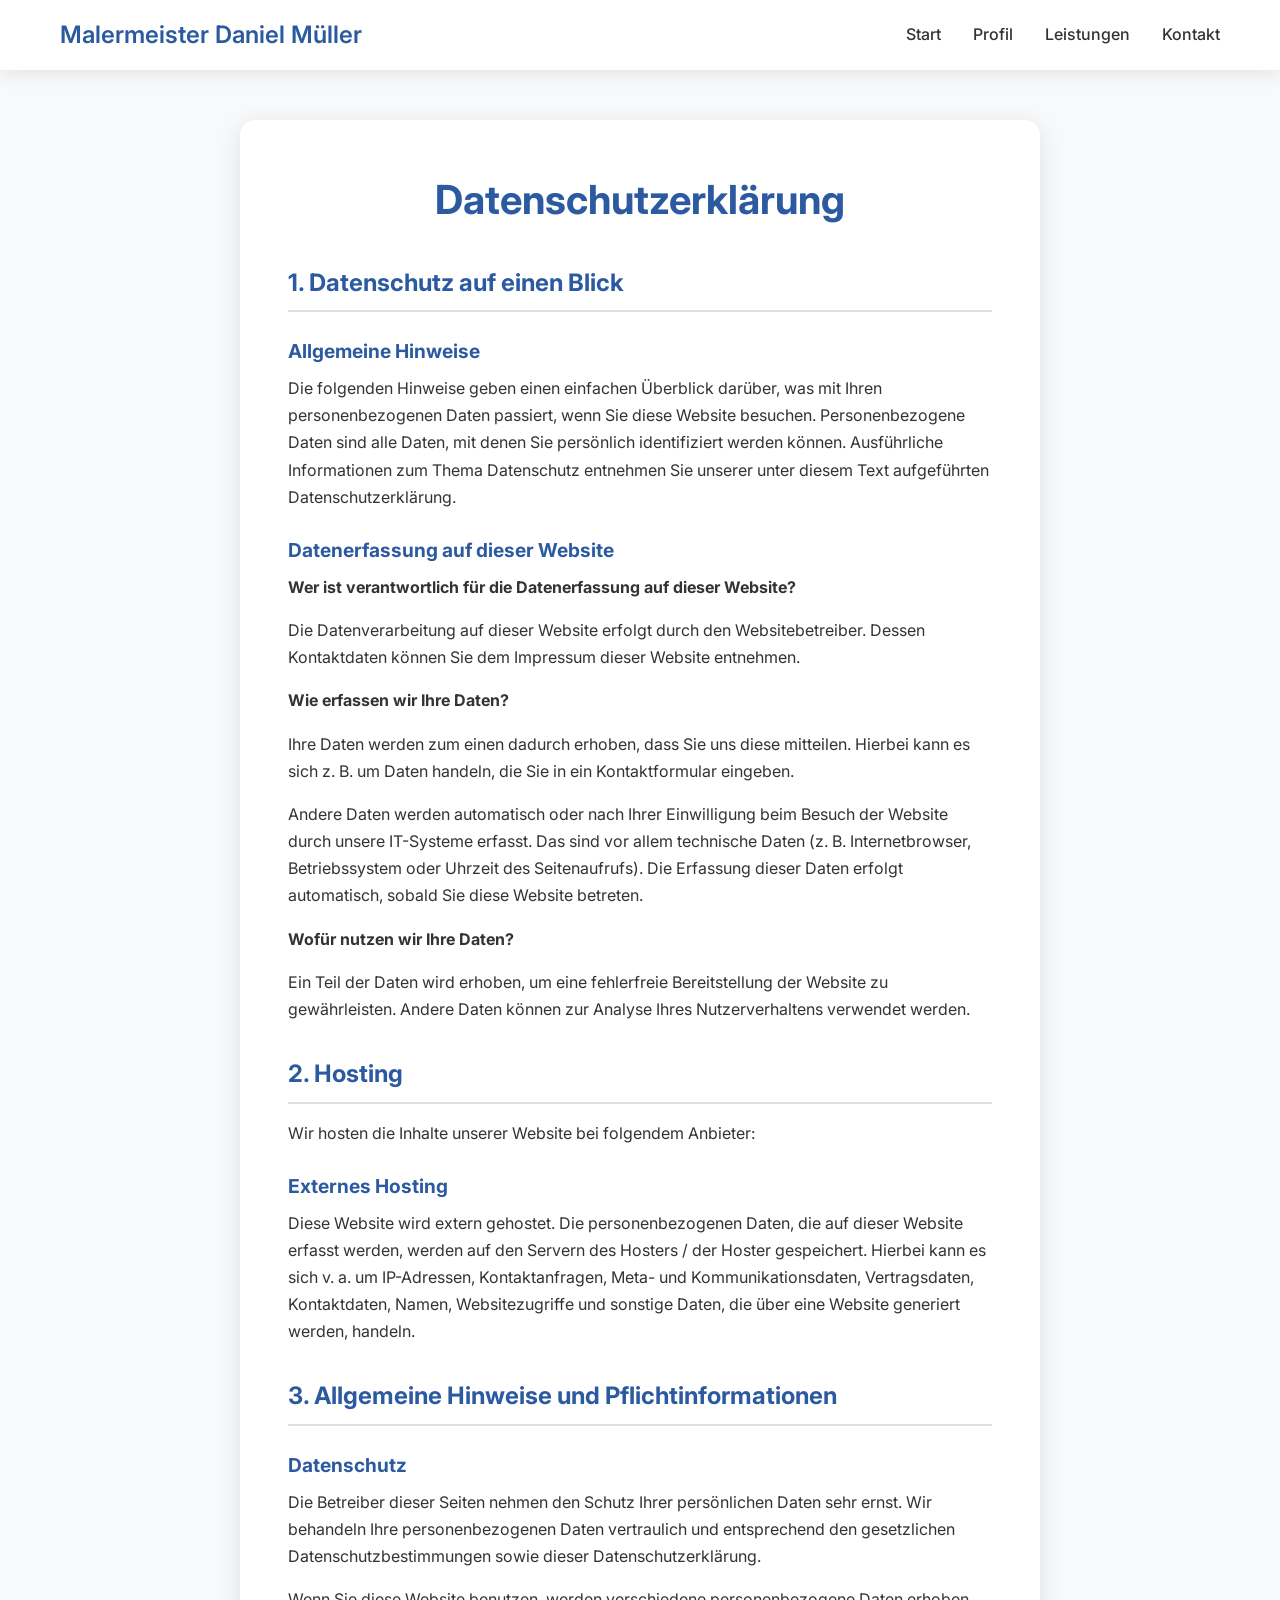
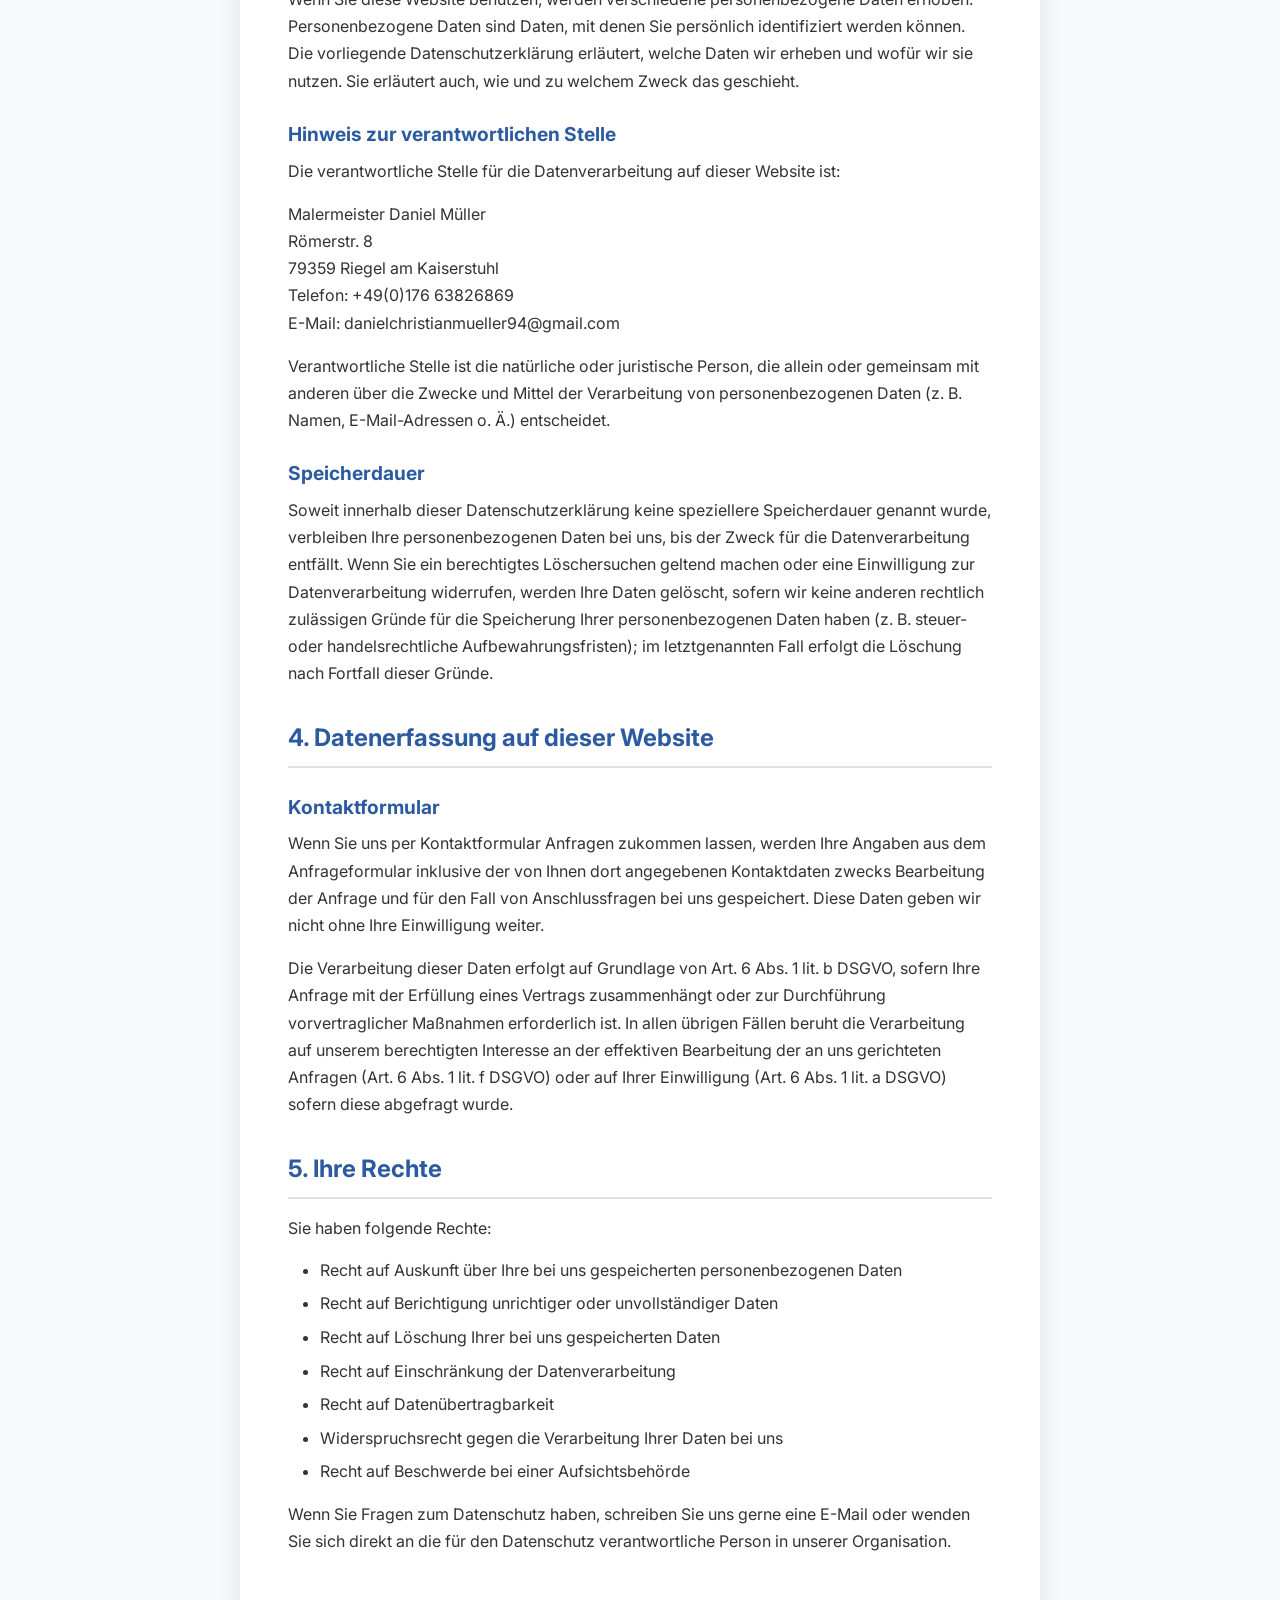
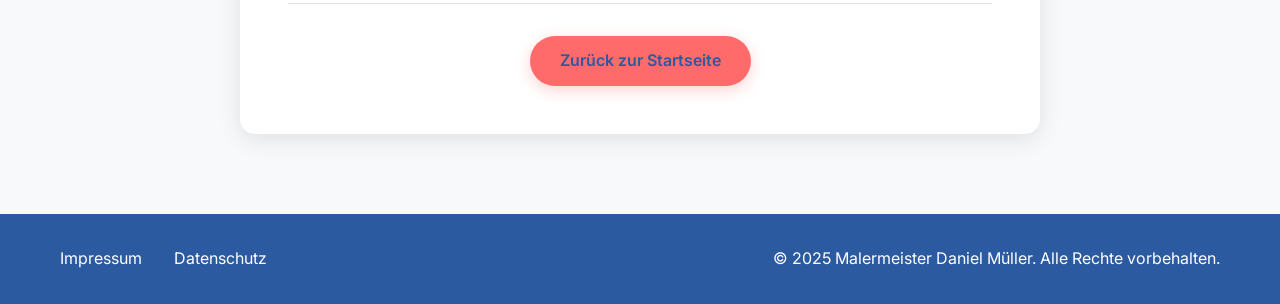
<file: datenschutz.html>
<!DOCTYPE html>
<html lang="de">
<head>
    <meta charset="UTF-8">
    <meta name="viewport" content="width=device-width, initial-scale=1.0">
    <title>Datenschutz - Malermeister Daniel Müller</title>
    <link rel="stylesheet" href="styles.css">
    <link href="https://fonts.googleapis.com/css2?family=Inter:wght@300;400;500;600;700&display=swap" rel="stylesheet">
</head>
<body>
    <!-- Navigation -->
    <nav class="navbar">
        <div class="nav-container">
            <div class="nav-logo">
                <h2><a href="index.html" style="text-decoration: none; color: inherit;">Malermeister Daniel Müller</a></h2>
            </div>
            <ul class="nav-menu">
                <li class="nav-item">
                    <a href="index.html#start" class="nav-link">Start</a>
                </li>
                <li class="nav-item">
                    <a href="index.html#profil" class="nav-link">Profil</a>
                </li>
                <li class="nav-item">
                    <a href="index.html#leistungen" class="nav-link">Leistungen</a>
                </li>
                <li class="nav-item">
                    <a href="index.html#kontakt" class="nav-link">Kontakt</a>
                </li>
            </ul>
        </div>
    </nav>

    <!-- Datenschutz Content -->
    <section class="legal-page">
        <div class="container">
            <div class="legal-content">
                <h1>Datenschutzerklärung</h1>
                
                <h2>1. Datenschutz auf einen Blick</h2>
                
                <h3>Allgemeine Hinweise</h3>
                <p>Die folgenden Hinweise geben einen einfachen Überblick darüber, was mit Ihren personenbezogenen Daten passiert, wenn Sie diese Website besuchen. Personenbezogene Daten sind alle Daten, mit denen Sie persönlich identifiziert werden können. Ausführliche Informationen zum Thema Datenschutz entnehmen Sie unserer unter diesem Text aufgeführten Datenschutzerklärung.</p>
                
                <h3>Datenerfassung auf dieser Website</h3>
                <p><strong>Wer ist verantwortlich für die Datenerfassung auf dieser Website?</strong></p>
                <p>Die Datenverarbeitung auf dieser Website erfolgt durch den Websitebetreiber. Dessen Kontaktdaten können Sie dem Impressum dieser Website entnehmen.</p>
                
                <p><strong>Wie erfassen wir Ihre Daten?</strong></p>
                <p>Ihre Daten werden zum einen dadurch erhoben, dass Sie uns diese mitteilen. Hierbei kann es sich z. B. um Daten handeln, die Sie in ein Kontaktformular eingeben.</p>
                <p>Andere Daten werden automatisch oder nach Ihrer Einwilligung beim Besuch der Website durch unsere IT-Systeme erfasst. Das sind vor allem technische Daten (z. B. Internetbrowser, Betriebssystem oder Uhrzeit des Seitenaufrufs). Die Erfassung dieser Daten erfolgt automatisch, sobald Sie diese Website betreten.</p>
                
                <p><strong>Wofür nutzen wir Ihre Daten?</strong></p>
                <p>Ein Teil der Daten wird erhoben, um eine fehlerfreie Bereitstellung der Website zu gewährleisten. Andere Daten können zur Analyse Ihres Nutzerverhaltens verwendet werden.</p>
                
                <h2>2. Hosting</h2>
                <p>Wir hosten die Inhalte unserer Website bei folgendem Anbieter:</p>
                
                <h3>Externes Hosting</h3>
                <p>Diese Website wird extern gehostet. Die personenbezogenen Daten, die auf dieser Website erfasst werden, werden auf den Servern des Hosters / der Hoster gespeichert. Hierbei kann es sich v. a. um IP-Adressen, Kontaktanfragen, Meta- und Kommunikationsdaten, Vertragsdaten, Kontaktdaten, Namen, Websitezugriffe und sonstige Daten, die über eine Website generiert werden, handeln.</p>
                
                <h2>3. Allgemeine Hinweise und Pflichtinformationen</h2>
                
                <h3>Datenschutz</h3>
                <p>Die Betreiber dieser Seiten nehmen den Schutz Ihrer persönlichen Daten sehr ernst. Wir behandeln Ihre personenbezogenen Daten vertraulich und entsprechend den gesetzlichen Datenschutzbestimmungen sowie dieser Datenschutzerklärung.</p>
                <p>Wenn Sie diese Website benutzen, werden verschiedene personenbezogene Daten erhoben. Personenbezogene Daten sind Daten, mit denen Sie persönlich identifiziert werden können. Die vorliegende Datenschutzerklärung erläutert, welche Daten wir erheben und wofür wir sie nutzen. Sie erläutert auch, wie und zu welchem Zweck das geschieht.</p>
                
                <h3>Hinweis zur verantwortlichen Stelle</h3>
                <p>Die verantwortliche Stelle für die Datenverarbeitung auf dieser Website ist:</p>
                <p>
                    Malermeister Daniel Müller<br>
                    Römerstr. 8<br>
                    79359 Riegel am Kaiserstuhl<br>
                    Telefon: +49(0)176 63826869<br>
                    E-Mail: danielchristianmueller94@gmail.com
                </p>
                <p>Verantwortliche Stelle ist die natürliche oder juristische Person, die allein oder gemeinsam mit anderen über die Zwecke und Mittel der Verarbeitung von personenbezogenen Daten (z. B. Namen, E-Mail-Adressen o. Ä.) entscheidet.</p>
                
                <h3>Speicherdauer</h3>
                <p>Soweit innerhalb dieser Datenschutzerklärung keine speziellere Speicherdauer genannt wurde, verbleiben Ihre personenbezogenen Daten bei uns, bis der Zweck für die Datenverarbeitung entfällt. Wenn Sie ein berechtigtes Löschersuchen geltend machen oder eine Einwilligung zur Datenverarbeitung widerrufen, werden Ihre Daten gelöscht, sofern wir keine anderen rechtlich zulässigen Gründe für die Speicherung Ihrer personenbezogenen Daten haben (z. B. steuer- oder handelsrechtliche Aufbewahrungsfristen); im letztgenannten Fall erfolgt die Löschung nach Fortfall dieser Gründe.</p>
                
                <h2>4. Datenerfassung auf dieser Website</h2>
                
                <h3>Kontaktformular</h3>
                <p>Wenn Sie uns per Kontaktformular Anfragen zukommen lassen, werden Ihre Angaben aus dem Anfrageformular inklusive der von Ihnen dort angegebenen Kontaktdaten zwecks Bearbeitung der Anfrage und für den Fall von Anschlussfragen bei uns gespeichert. Diese Daten geben wir nicht ohne Ihre Einwilligung weiter.</p>
                <p>Die Verarbeitung dieser Daten erfolgt auf Grundlage von Art. 6 Abs. 1 lit. b DSGVO, sofern Ihre Anfrage mit der Erfüllung eines Vertrags zusammenhängt oder zur Durchführung vorvertraglicher Maßnahmen erforderlich ist. In allen übrigen Fällen beruht die Verarbeitung auf unserem berechtigten Interesse an der effektiven Bearbeitung der an uns gerichteten Anfragen (Art. 6 Abs. 1 lit. f DSGVO) oder auf Ihrer Einwilligung (Art. 6 Abs. 1 lit. a DSGVO) sofern diese abgefragt wurde.</p>
                
                <h2>5. Ihre Rechte</h2>
                <p>Sie haben folgende Rechte:</p>
                <ul>
                    <li>Recht auf Auskunft über Ihre bei uns gespeicherten personenbezogenen Daten</li>
                    <li>Recht auf Berichtigung unrichtiger oder unvollständiger Daten</li>
                    <li>Recht auf Löschung Ihrer bei uns gespeicherten Daten</li>
                    <li>Recht auf Einschränkung der Datenverarbeitung</li>
                    <li>Recht auf Datenübertragbarkeit</li>
                    <li>Widerspruchsrecht gegen die Verarbeitung Ihrer Daten bei uns</li>
                    <li>Recht auf Beschwerde bei einer Aufsichtsbehörde</li>
                </ul>
                
                <p>Wenn Sie Fragen zum Datenschutz haben, schreiben Sie uns gerne eine E-Mail oder wenden Sie sich direkt an die für den Datenschutz verantwortliche Person in unserer Organisation.</p>
                
                <div class="back-link">
                    <a href="index.html" class="btn btn-primary">Zurück zur Startseite</a>
                </div>
            </div>
        </div>
    </section>

    <!-- Footer -->
    <footer class="footer">
        <div class="container">
            <div class="footer-content">
                <div class="footer-links">
                    <a href="impressum.html">Impressum</a>
                    <a href="datenschutz.html">Datenschutz</a>
                </div>
                <div class="footer-copy">
                    <p>&copy; 2025 Malermeister Daniel Müller. Alle Rechte vorbehalten.</p>
                </div>
            </div>
        </div>
    </footer>

    <style>
        .legal-page {
            padding: 120px 0 80px;
            background: #f8f9fa;
            min-height: 100vh;
        }
        
        .legal-content {
            max-width: 800px;
            margin: 0 auto;
            background: white;
            padding: 3rem;
            border-radius: 15px;
            box-shadow: 0 5px 25px rgba(0, 0, 0, 0.1);
        }
        
        .legal-content h1 {
            color: #2c5aa0;
            font-size: 2.5rem;
            margin-bottom: 2rem;
            text-align: center;
        }
        
        .legal-content h2 {
            color: #2c5aa0;
            font-size: 1.5rem;
            margin: 2rem 0 1rem 0;
            border-bottom: 2px solid #e0e0e0;
            padding-bottom: 0.5rem;
        }
        
        .legal-content h3 {
            color: #2c5aa0;
            font-size: 1.2rem;
            margin: 1.5rem 0 0.5rem 0;
        }
        
        .legal-content p {
            line-height: 1.7;
            margin-bottom: 1rem;
            color: #333;
        }
        
        .legal-content ul {
            margin: 1rem 0;
            padding-left: 2rem;
        }
        
        .legal-content li {
            margin-bottom: 0.5rem;
            line-height: 1.6;
        }
        
        .legal-content a {
            color: #2c5aa0;
            text-decoration: none;
        }
        
        .legal-content a:hover {
            text-decoration: underline;
        }
        
        .back-link {
            text-align: center;
            margin-top: 3rem;
            padding-top: 2rem;
            border-top: 1px solid #e0e0e0;
        }
    </style>
</body>
</html>
</file>
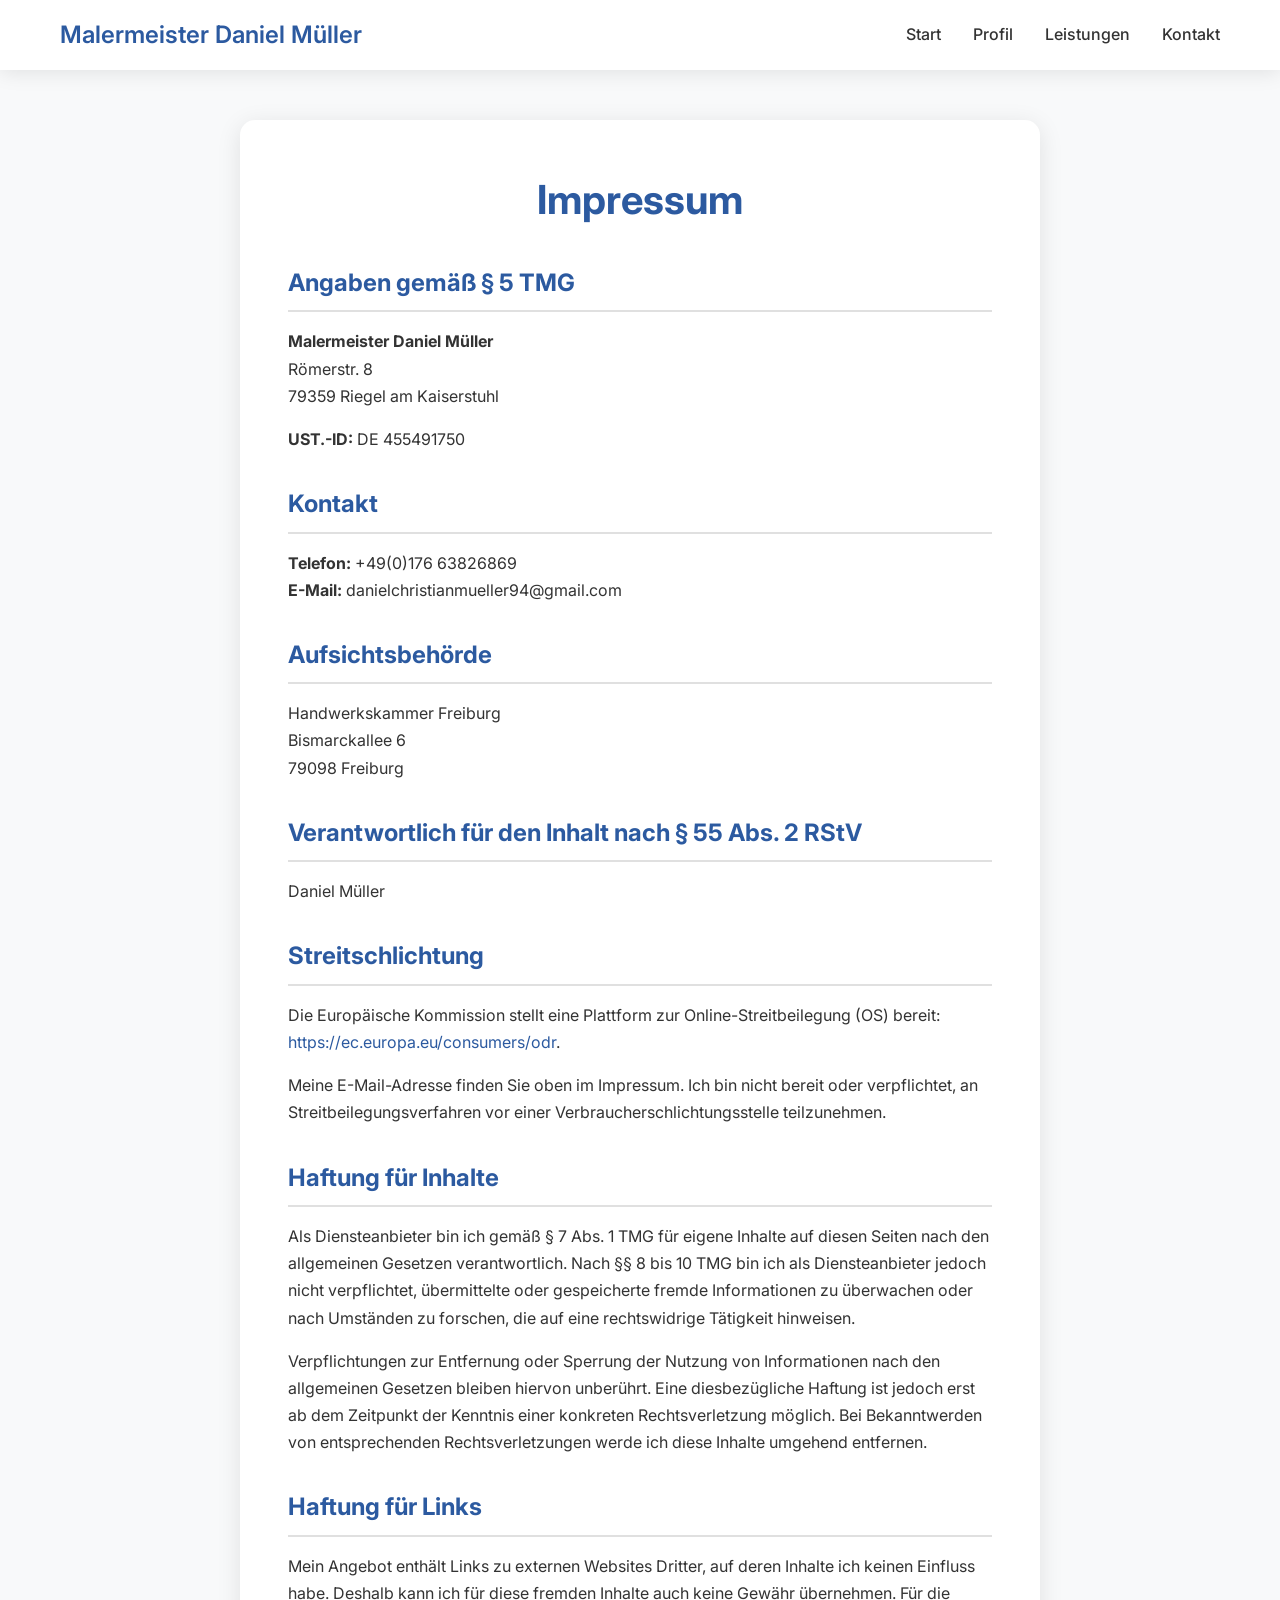
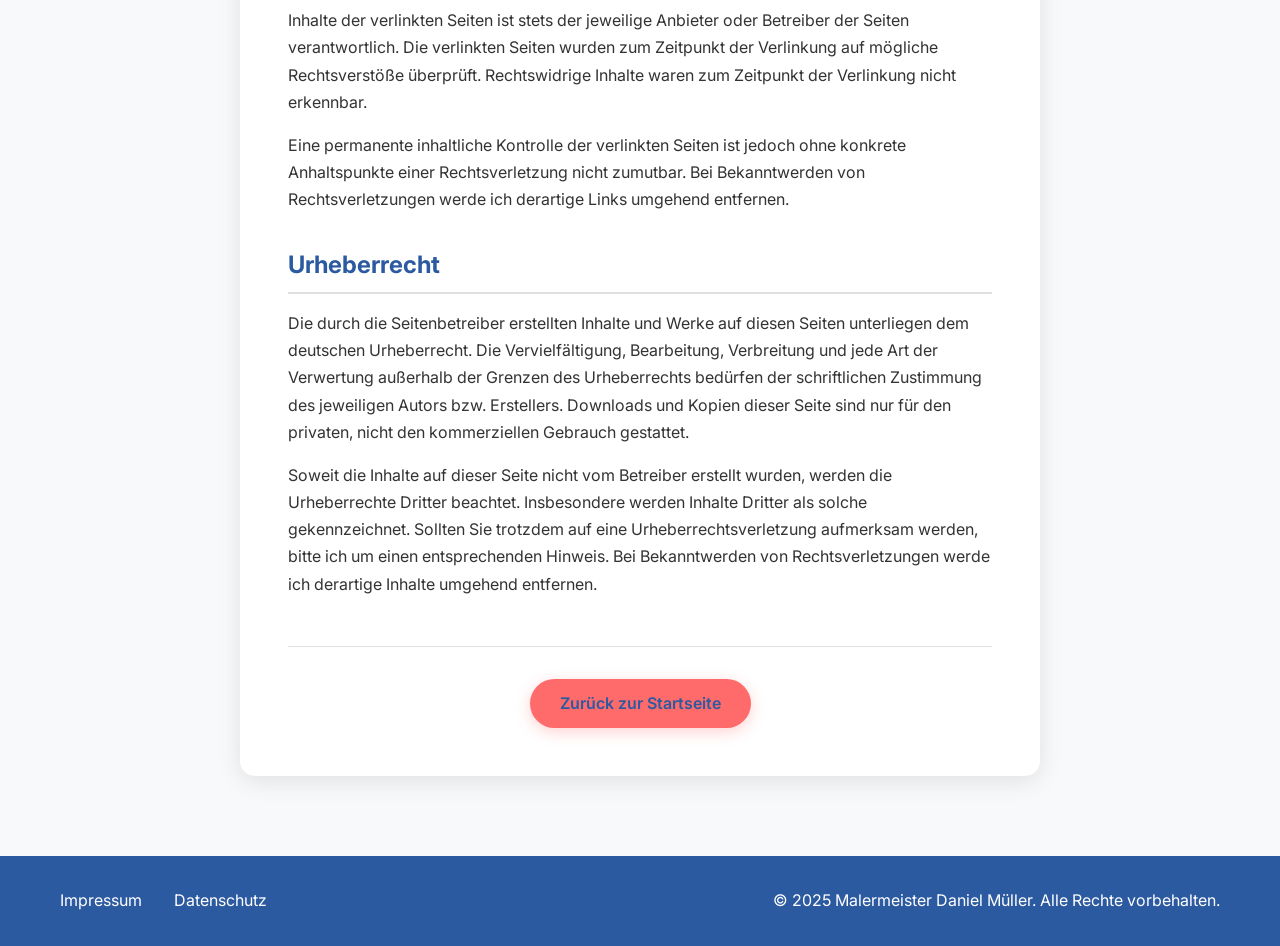
<file: impressum.html>
<!DOCTYPE html>
<html lang="de">
<head>
    <meta charset="UTF-8">
    <meta name="viewport" content="width=device-width, initial-scale=1.0">
    <title>Impressum - Malermeister Daniel Müller</title>
    <link rel="stylesheet" href="styles.css">
    <link href="https://fonts.googleapis.com/css2?family=Inter:wght@300;400;500;600;700&display=swap" rel="stylesheet">
</head>
<body>
    <!-- Navigation -->
    <nav class="navbar">
        <div class="nav-container">
            <div class="nav-logo">
                <h2><a href="index.html" style="text-decoration: none; color: inherit;">Malermeister Daniel Müller</a></h2>
            </div>
            <ul class="nav-menu">
                <li class="nav-item">
                    <a href="index.html#start" class="nav-link">Start</a>
                </li>
                <li class="nav-item">
                    <a href="index.html#profil" class="nav-link">Profil</a>
                </li>
                <li class="nav-item">
                    <a href="index.html#leistungen" class="nav-link">Leistungen</a>
                </li>
                <li class="nav-item">
                    <a href="index.html#kontakt" class="nav-link">Kontakt</a>
                </li>
            </ul>
        </div>
    </nav>

    <!-- Impressum Content -->
    <section class="legal-page">
        <div class="container">
            <div class="legal-content">
                <h1>Impressum</h1>
                
                <h2>Angaben gemäß § 5 TMG</h2>
                <p>
                    <strong>Malermeister Daniel Müller</strong><br>
                    Römerstr. 8<br>
                    79359 Riegel am Kaiserstuhl
                </p>
                
                <p>
                    <strong>UST.-ID:</strong> DE 455491750
                </p>
                
                <h2>Kontakt</h2>
                <p>
                    <strong>Telefon:</strong> +49(0)176 63826869<br>
                    <strong>E-Mail:</strong> danielchristianmueller94@gmail.com
                </p>
                
                <h2>Aufsichtsbehörde</h2>
                <p>
                    Handwerkskammer Freiburg<br>
                    Bismarckallee 6<br>
                    79098 Freiburg
                </p>
                
                <h2>Verantwortlich für den Inhalt nach § 55 Abs. 2 RStV</h2>
                <p>Daniel Müller</p>
                
                <h2>Streitschlichtung</h2>
                <p>Die Europäische Kommission stellt eine Plattform zur Online-Streitbeilegung (OS) bereit: <a href="https://ec.europa.eu/consumers/odr" target="_blank">https://ec.europa.eu/consumers/odr</a>.</p>
                <p>Meine E-Mail-Adresse finden Sie oben im Impressum. Ich bin nicht bereit oder verpflichtet, an Streitbeilegungsverfahren vor einer Verbraucherschlichtungsstelle teilzunehmen.</p>
                
                <h2>Haftung für Inhalte</h2>
                <p>Als Diensteanbieter bin ich gemäß § 7 Abs. 1 TMG für eigene Inhalte auf diesen Seiten nach den allgemeinen Gesetzen verantwortlich. Nach §§ 8 bis 10 TMG bin ich als Diensteanbieter jedoch nicht verpflichtet, übermittelte oder gespeicherte fremde Informationen zu überwachen oder nach Umständen zu forschen, die auf eine rechtswidrige Tätigkeit hinweisen.</p>
                <p>Verpflichtungen zur Entfernung oder Sperrung der Nutzung von Informationen nach den allgemeinen Gesetzen bleiben hiervon unberührt. Eine diesbezügliche Haftung ist jedoch erst ab dem Zeitpunkt der Kenntnis einer konkreten Rechtsverletzung möglich. Bei Bekanntwerden von entsprechenden Rechtsverletzungen werde ich diese Inhalte umgehend entfernen.</p>
                
                <h2>Haftung für Links</h2>
                <p>Mein Angebot enthält Links zu externen Websites Dritter, auf deren Inhalte ich keinen Einfluss habe. Deshalb kann ich für diese fremden Inhalte auch keine Gewähr übernehmen. Für die Inhalte der verlinkten Seiten ist stets der jeweilige Anbieter oder Betreiber der Seiten verantwortlich. Die verlinkten Seiten wurden zum Zeitpunkt der Verlinkung auf mögliche Rechtsverstöße überprüft. Rechtswidrige Inhalte waren zum Zeitpunkt der Verlinkung nicht erkennbar.</p>
                <p>Eine permanente inhaltliche Kontrolle der verlinkten Seiten ist jedoch ohne konkrete Anhaltspunkte einer Rechtsverletzung nicht zumutbar. Bei Bekanntwerden von Rechtsverletzungen werde ich derartige Links umgehend entfernen.</p>
                
                <h2>Urheberrecht</h2>
                <p>Die durch die Seitenbetreiber erstellten Inhalte und Werke auf diesen Seiten unterliegen dem deutschen Urheberrecht. Die Vervielfältigung, Bearbeitung, Verbreitung und jede Art der Verwertung außerhalb der Grenzen des Urheberrechts bedürfen der schriftlichen Zustimmung des jeweiligen Autors bzw. Erstellers. Downloads und Kopien dieser Seite sind nur für den privaten, nicht den kommerziellen Gebrauch gestattet.</p>
                <p>Soweit die Inhalte auf dieser Seite nicht vom Betreiber erstellt wurden, werden die Urheberrechte Dritter beachtet. Insbesondere werden Inhalte Dritter als solche gekennzeichnet. Sollten Sie trotzdem auf eine Urheberrechtsverletzung aufmerksam werden, bitte ich um einen entsprechenden Hinweis. Bei Bekanntwerden von Rechtsverletzungen werde ich derartige Inhalte umgehend entfernen.</p>
                
                <div class="back-link">
                    <a href="index.html" class="btn btn-primary">Zurück zur Startseite</a>
                </div>
            </div>
        </div>
    </section>

    <!-- Footer -->
    <footer class="footer">
        <div class="container">
            <div class="footer-content">
                <div class="footer-links">
                    <a href="impressum.html">Impressum</a>
                    <a href="datenschutz.html">Datenschutz</a>
                </div>
                <div class="footer-copy">
                    <p>&copy; 2025 Malermeister Daniel Müller. Alle Rechte vorbehalten.</p>
                </div>
            </div>
        </div>
    </footer>

    <style>
        .legal-page {
            padding: 120px 0 80px;
            background: #f8f9fa;
            min-height: 100vh;
        }
        
        .legal-content {
            max-width: 800px;
            margin: 0 auto;
            background: white;
            padding: 3rem;
            border-radius: 15px;
            box-shadow: 0 5px 25px rgba(0, 0, 0, 0.1);
        }
        
        .legal-content h1 {
            color: #2c5aa0;
            font-size: 2.5rem;
            margin-bottom: 2rem;
            text-align: center;
        }
        
        .legal-content h2 {
            color: #2c5aa0;
            font-size: 1.5rem;
            margin: 2rem 0 1rem 0;
            border-bottom: 2px solid #e0e0e0;
            padding-bottom: 0.5rem;
        }
        
        .legal-content p {
            line-height: 1.7;
            margin-bottom: 1rem;
            color: #333;
        }
        
        .legal-content a {
            color: #2c5aa0;
            text-decoration: none;
        }
        
        .legal-content a:hover {
            text-decoration: underline;
        }
        
        .back-link {
            text-align: center;
            margin-top: 3rem;
            padding-top: 2rem;
            border-top: 1px solid #e0e0e0;
        }
    </style>
</body>
</html>
</file>
<file: styles.css>
/* Reset and Base Styles */
* {
    margin: 0;
    padding: 0;
    box-sizing: border-box;
}

body {
    font-family: 'Inter', sans-serif;
    line-height: 1.6;
    color: #333;
    overflow-x: hidden;
}

.container {
    max-width: 1200px;
    margin: 0 auto;
    padding: 0 20px;
}

/* Navigation */
.navbar {
    background: rgba(255, 255, 255, 0.95);
    backdrop-filter: blur(10px);
    position: fixed;
    top: 0;
    width: 100%;
    z-index: 1000;
    box-shadow: 0 2px 20px rgba(0, 0, 0, 0.1);
}

.nav-container {
    max-width: 1200px;
    margin: 0 auto;
    padding: 0 20px;
    display: flex;
    justify-content: space-between;
    align-items: center;
    height: 70px;
}

.nav-logo h2 {
    color: #2c5aa0;
    font-weight: 600;
    font-size: 1.5rem;
}

.nav-menu {
    display: flex;
    list-style: none;
    gap: 2rem;
}

.nav-link {
    text-decoration: none;
    color: #333;
    font-weight: 500;
    transition: color 0.3s ease;
    position: relative;
}

.nav-link:hover {
    color: #2c5aa0;
}

.nav-link::after {
    content: '';
    position: absolute;
    bottom: -5px;
    left: 0;
    width: 0;
    height: 2px;
    background: #2c5aa0;
    transition: width 0.3s ease;
}

.nav-link:hover::after {
    width: 100%;
}

.hamburger {
    display: none;
    flex-direction: column;
    cursor: pointer;
}

.bar {
    width: 25px;
    height: 3px;
    background: #333;
    margin: 3px 0;
    transition: 0.3s;
}

/* Hero Section */
.hero {
    background: linear-gradient(135deg, #667eea 0%, #764ba2 100%);
    color: white;
    padding: 120px 0 60px;
    min-height: 100vh;
    display: flex;
    flex-direction: column;
    justify-content: center;
}

.hero-content {
    max-width: 1200px;
    margin: 0 auto;
    padding: 0 20px;
    display: grid;
    grid-template-columns: 2fr 1fr;
    gap: 4rem;
    align-items: center;
}

.hero h1 {
    font-size: 3.5rem;
    font-weight: 700;
    margin-bottom: 1.5rem;
    line-height: 1.2;
}

.hero-subtitle {
    font-size: 1.5rem;
    font-weight: 500;
    margin-bottom: 2rem;
    color: #f0f0f0;
}

.hero-description {
    font-size: 1.1rem;
    margin-bottom: 1.5rem;
    line-height: 1.7;
    color: #e0e0e0;
}

.hero-cta {
    display: flex;
    gap: 1rem;
    margin-top: 2rem;
}

.hero-image {
    display: flex;
    justify-content: center;
    align-items: center;
}

.hero-image img {
    width: 100%;
    max-width: 500px;
    height: auto;
    border-radius: 15px;
    box-shadow: 0 10px 40px rgba(0, 0, 0, 0.3);
}

.placeholder-image {
    background: rgba(255, 255, 255, 0.1);
    border: 2px dashed rgba(255, 255, 255, 0.3);
    border-radius: 10px;
    padding: 3rem;
    text-align: center;
    color: rgba(255, 255, 255, 0.7);
    min-height: 300px;
    display: flex;
    flex-direction: column;
    justify-content: center;
    align-items: center;
}

.placeholder-image i {
    font-size: 4rem;
    margin-bottom: 1rem;
}

.hero-footer {
    max-width: 1200px;
    margin: 4rem auto 0;
    padding: 0 20px;
    text-align: center;
    border-top: 1px solid rgba(255, 255, 255, 0.2);
    padding-top: 2rem;
}

.hero-footer p {
    margin-bottom: 0.5rem;
    color: #e0e0e0;
}

/* Buttons */
.btn {
    display: inline-block;
    padding: 12px 30px;
    text-decoration: none;
    border-radius: 50px;
    font-weight: 600;
    transition: all 0.3s ease;
    border: none;
    cursor: pointer;
    font-size: 1rem;
}

.btn-primary {
    background: #ff6b6b;
    color: white;
    box-shadow: 0 4px 15px rgba(255, 107, 107, 0.3);
}

.btn-primary:hover {
    background: #ff5252;
    transform: translateY(-2px);
    box-shadow: 0 6px 20px rgba(255, 107, 107, 0.4);
}

.btn-secondary {
    background: transparent;
    color: white;
    border: 2px solid white;
}

.btn-secondary:hover {
    background: white;
    color: #2c5aa0;
}

.btn-outline {
    background: transparent;
    color: #2c5aa0;
    border: 2px solid #2c5aa0;
}

.btn-outline:hover {
    background: #2c5aa0;
    color: white;
}

/* Sections */
section {
    padding: 80px 0;
}

.section-header {
    text-align: center;
    margin-bottom: 4rem;
}

.section-header h2 {
    font-size: 2.5rem;
    font-weight: 700;
    color: #2c5aa0;
    margin-bottom: 1rem;
}

/* Profile Section */
.profile {
    background: #f8f9fa;
}

.profile-content {
    display: grid;
    grid-template-columns: 1fr 2fr;
    gap: 4rem;
    align-items: center;
    margin-bottom: 4rem;
}

.profile-image img {
    width: 100%;
    height: auto;
    border-radius: 15px;
    box-shadow: 0 5px 25px rgba(0, 0, 0, 0.1);
}

.profile-image .placeholder-image {
    background: white;
    border: 2px dashed #ddd;
    color: #666;
    min-height: 400px;
}

.profile-image .placeholder-image i {
    color: #2c5aa0;
}

.profile-text p {
    margin-bottom: 1.5rem;
    font-size: 1.1rem;
    line-height: 1.7;
}

/* Gallery Carousel */
.profile-gallery {
    margin-top: 3rem;
}

.gallery-carousel {
    position: relative;
    display: flex;
    align-items: center;
    gap: 1rem;
}

.carousel-container {
    flex: 1;
    overflow: hidden;
    border-radius: 15px;
    background: white;
    padding: 1rem;
    box-shadow: 0 5px 25px rgba(0, 0, 0, 0.1);
}

.carousel-track {
    display: flex;
    gap: 1rem;
    transition: transform 0.5s ease;
}

.carousel-slide {
    min-width: calc(25% - 0.75rem);
    flex-shrink: 0;
    cursor: pointer;
    position: relative;
    overflow: hidden;
    border-radius: 10px;
    background: #f8f9fa;
    display: flex;
    align-items: center;
    justify-content: center;
    padding: 0.5rem;
    transition: transform 0.3s ease, box-shadow 0.3s ease;
}

.carousel-slide:hover {
    transform: translateY(-5px);
    box-shadow: 0 10px 25px rgba(0, 0, 0, 0.15);
}

.carousel-slide img {
    width: 100%;
    height: 250px;
    object-fit: contain;
    transition: transform 0.3s ease;
}

.carousel-btn {
    background: white;
    border: none;
    width: 50px;
    height: 50px;
    border-radius: 50%;
    display: flex;
    align-items: center;
    justify-content: center;
    cursor: pointer;
    box-shadow: 0 2px 10px rgba(0, 0, 0, 0.1);
    transition: all 0.3s ease;
    z-index: 10;
}

.carousel-btn:hover {
    background: #2c5aa0;
    color: white;
    transform: scale(1.1);
}

.carousel-btn i {
    font-size: 1.2rem;
}

.carousel-indicators {
    display: flex;
    justify-content: center;
    gap: 0.5rem;
    margin-top: 1.5rem;
}

.carousel-indicator {
    width: 10px;
    height: 10px;
    border-radius: 50%;
    background: #ddd;
    cursor: pointer;
    transition: all 0.3s ease;
}

.carousel-indicator.active {
    background: #2c5aa0;
    width: 30px;
    border-radius: 5px;
}

/* Lightbox Modal */
.lightbox-modal {
    background-color: rgba(0, 0, 0, 0.95);
    display: flex;
    align-items: center;
    justify-content: center;
}

.lightbox-content {
    max-width: 90vw;
    max-height: 90vh;
    display: flex;
    align-items: center;
    justify-content: center;
}

.lightbox-content img {
    max-width: 100%;
    max-height: 90vh;
    object-fit: contain;
    border-radius: 10px;
}

.lightbox-close {
    position: absolute;
    top: 20px;
    right: 40px;
    color: white;
    font-size: 40px;
    font-weight: bold;
    cursor: pointer;
    z-index: 2001;
    transition: color 0.3s ease;
}

.lightbox-close:hover {
    color: #ff6b6b;
}

.lightbox-btn {
    position: absolute;
    background: rgba(255, 255, 255, 0.2);
    border: 2px solid white;
    width: 60px;
    height: 60px;
    border-radius: 50%;
    display: flex;
    align-items: center;
    justify-content: center;
    cursor: pointer;
    color: white;
    transition: all 0.3s ease;
    z-index: 2001;
}

.lightbox-btn:hover {
    background: rgba(255, 255, 255, 0.4);
    transform: scale(1.1);
}

.lightbox-btn i {
    font-size: 1.5rem;
}

.lightbox-prev {
    left: 40px;
}

.lightbox-next {
    right: 40px;
}

/* Services Section */
.services-grid {
    display: grid;
    grid-template-columns: repeat(auto-fit, minmax(350px, 1fr));
    gap: 2rem;
}

.service-card {
    background: white;
    border-radius: 15px;
    padding: 2rem;
    text-align: center;
    box-shadow: 0 5px 25px rgba(0, 0, 0, 0.1);
    transition: transform 0.3s ease, box-shadow 0.3s ease;
    cursor: pointer;
}

.service-card:hover {
    transform: translateY(-5px);
    box-shadow: 0 15px 35px rgba(0, 0, 0, 0.15);
}

.service-image {
    width: 80px;
    height: 80px;
    background: linear-gradient(135deg, #667eea 0%, #764ba2 100%);
    border-radius: 50%;
    display: flex;
    align-items: center;
    justify-content: center;
    margin: 0 auto 1.5rem;
}

.service-image i {
    font-size: 2rem;
    color: white;
}

.service-card h3 {
    font-size: 1.5rem;
    font-weight: 600;
    color: #2c5aa0;
    margin-bottom: 1rem;
}

.service-card p {
    color: #666;
    margin-bottom: 1.5rem;
    line-height: 1.6;
}

/* Modal */
.modal {
    display: none;
    position: fixed;
    z-index: 2000;
    left: 0;
    top: 0;
    width: 100%;
    height: 100%;
    background-color: rgba(0, 0, 0, 0.5);
}

.modal-content {
    background-color: white;
    margin: 5% auto;
    padding: 2rem;
    border-radius: 15px;
    width: 90%;
    max-width: 800px;
    max-height: 80vh;
    overflow-y: auto;
    position: relative;
}

.close {
    color: #aaa;
    float: right;
    font-size: 28px;
    font-weight: bold;
    cursor: pointer;
    position: absolute;
    right: 20px;
    top: 15px;
}

.close:hover {
    color: #000;
}

.modal-cta {
    background: #f8f9fa;
    padding: 2rem;
    border-radius: 10px;
    margin-top: 2rem;
    text-align: center;
}

.modal-cta h4 {
    color: #2c5aa0;
    margin-bottom: 1rem;
}

/* Contact Section */
.contact {
    background: #f8f9fa;
}

.contact-content {
    display: grid;
    grid-template-columns: 1fr 1fr;
    gap: 4rem;
}

.contact-info h3 {
    color: #2c5aa0;
    font-size: 1.8rem;
    margin-bottom: 2rem;
}

.contact-item {
    display: flex;
    align-items: center;
    margin-bottom: 1rem;
    font-size: 1.1rem;
}

.contact-item i {
    color: #2c5aa0;
    width: 20px;
    margin-right: 1rem;
}

.business-hours {
    margin-top: 2rem;
    padding: 1.5rem;
    background: white;
    border-radius: 10px;
    box-shadow: 0 2px 10px rgba(0, 0, 0, 0.1);
}

.business-hours h4 {
    color: #2c5aa0;
    margin-bottom: 1rem;
}

.contact-form h3 {
    color: #2c5aa0;
    margin-bottom: 1rem;
}

.contact-form p {
    margin-bottom: 2rem;
    color: #666;
}

.form-group {
    margin-bottom: 1.5rem;
}

.form-group input,
.form-group textarea {
    width: 100%;
    padding: 12px 15px;
    border: 2px solid #e0e0e0;
    border-radius: 8px;
    font-size: 1rem;
    transition: border-color 0.3s ease;
}

.form-group input:focus,
.form-group textarea:focus {
    outline: none;
    border-color: #2c5aa0;
}

/* Footer */
.footer {
    background: #2c5aa0;
    color: white;
    padding: 2rem 0;
}

.footer-content {
    display: flex;
    justify-content: space-between;
    align-items: center;
}

.footer-links {
    display: flex;
    gap: 2rem;
}

.footer-links a {
    color: white;
    text-decoration: none;
    transition: opacity 0.3s ease;
}

.footer-links a:hover {
    opacity: 0.8;
}

/* Responsive Design */
@media (max-width: 768px) {
    .hamburger {
        display: flex;
    }
    
    .nav-menu {
        position: fixed;
        left: -100%;
        top: 70px;
        flex-direction: column;
        background-color: white;
        width: 100%;
        text-align: center;
        transition: 0.3s;
        box-shadow: 0 10px 27px rgba(0, 0, 0, 0.05);
        padding: 2rem 0;
    }
    
    .nav-menu.active {
        left: 0;
    }
    
    .hero h1 {
        font-size: 2.5rem;
    }
    
    .hero-content {
        grid-template-columns: 1fr;
        text-align: center;
    }
    
    .hero-cta {
        flex-direction: column;
        align-items: center;
    }
    
    .profile-content {
        grid-template-columns: 1fr;
        text-align: center;
    }
    
    .contact-content {
        grid-template-columns: 1fr;
    }
    
    .services-grid {
        grid-template-columns: 1fr;
    }
    
    .footer-content {
        flex-direction: column;
        gap: 1rem;
        text-align: center;
    }
    
    .carousel-slide {
        min-width: calc(50% - 0.5rem);
    }
    
    .carousel-slide img {
        height: 200px;
    }
    
    .carousel-btn {
        width: 40px;
        height: 40px;
    }
    
    .carousel-btn i {
        font-size: 1rem;
    }
    
    .lightbox-btn {
        width: 50px;
        height: 50px;
    }
    
    .lightbox-prev {
        left: 20px;
    }
    
    .lightbox-next {
        right: 20px;
    }
    
    .lightbox-close {
        right: 20px;
        font-size: 30px;
    }
}

@media (max-width: 480px) {
    .hero h1 {
        font-size: 2rem;
    }
    
    .hero-subtitle {
        font-size: 1.2rem;
    }
    
    .section-header h2 {
        font-size: 2rem;
    }
    
    .service-card {
        padding: 1.5rem;
    }
    
    .carousel-slide {
        min-width: 100%;
    }
    
    .carousel-slide img {
        height: 180px;
    }
}

#modalContent h2 {
    margin-bottom: 20px;
}

#modalContent p {
    margin-bottom: 13px;
}

.modal-content-grid {
    display: grid;
    grid-template-columns: 1fr 1fr;
    gap: 2rem;
    align-items: start;
}

.modal-text {
    flex: 1;
}

.modal-image {
    flex: 1;
}

.modal-image img {
    width: 100%;
    max-height: 250px;
    object-fit: contain;
    border-radius: 10px;
    box-shadow: 0 5px 15px rgba(0, 0, 0, 0.1);
}

@media (max-width: 768px) {
    .modal-content-grid {
        grid-template-columns: 1fr;
        gap: 1.5rem;
    }
}
</file>
